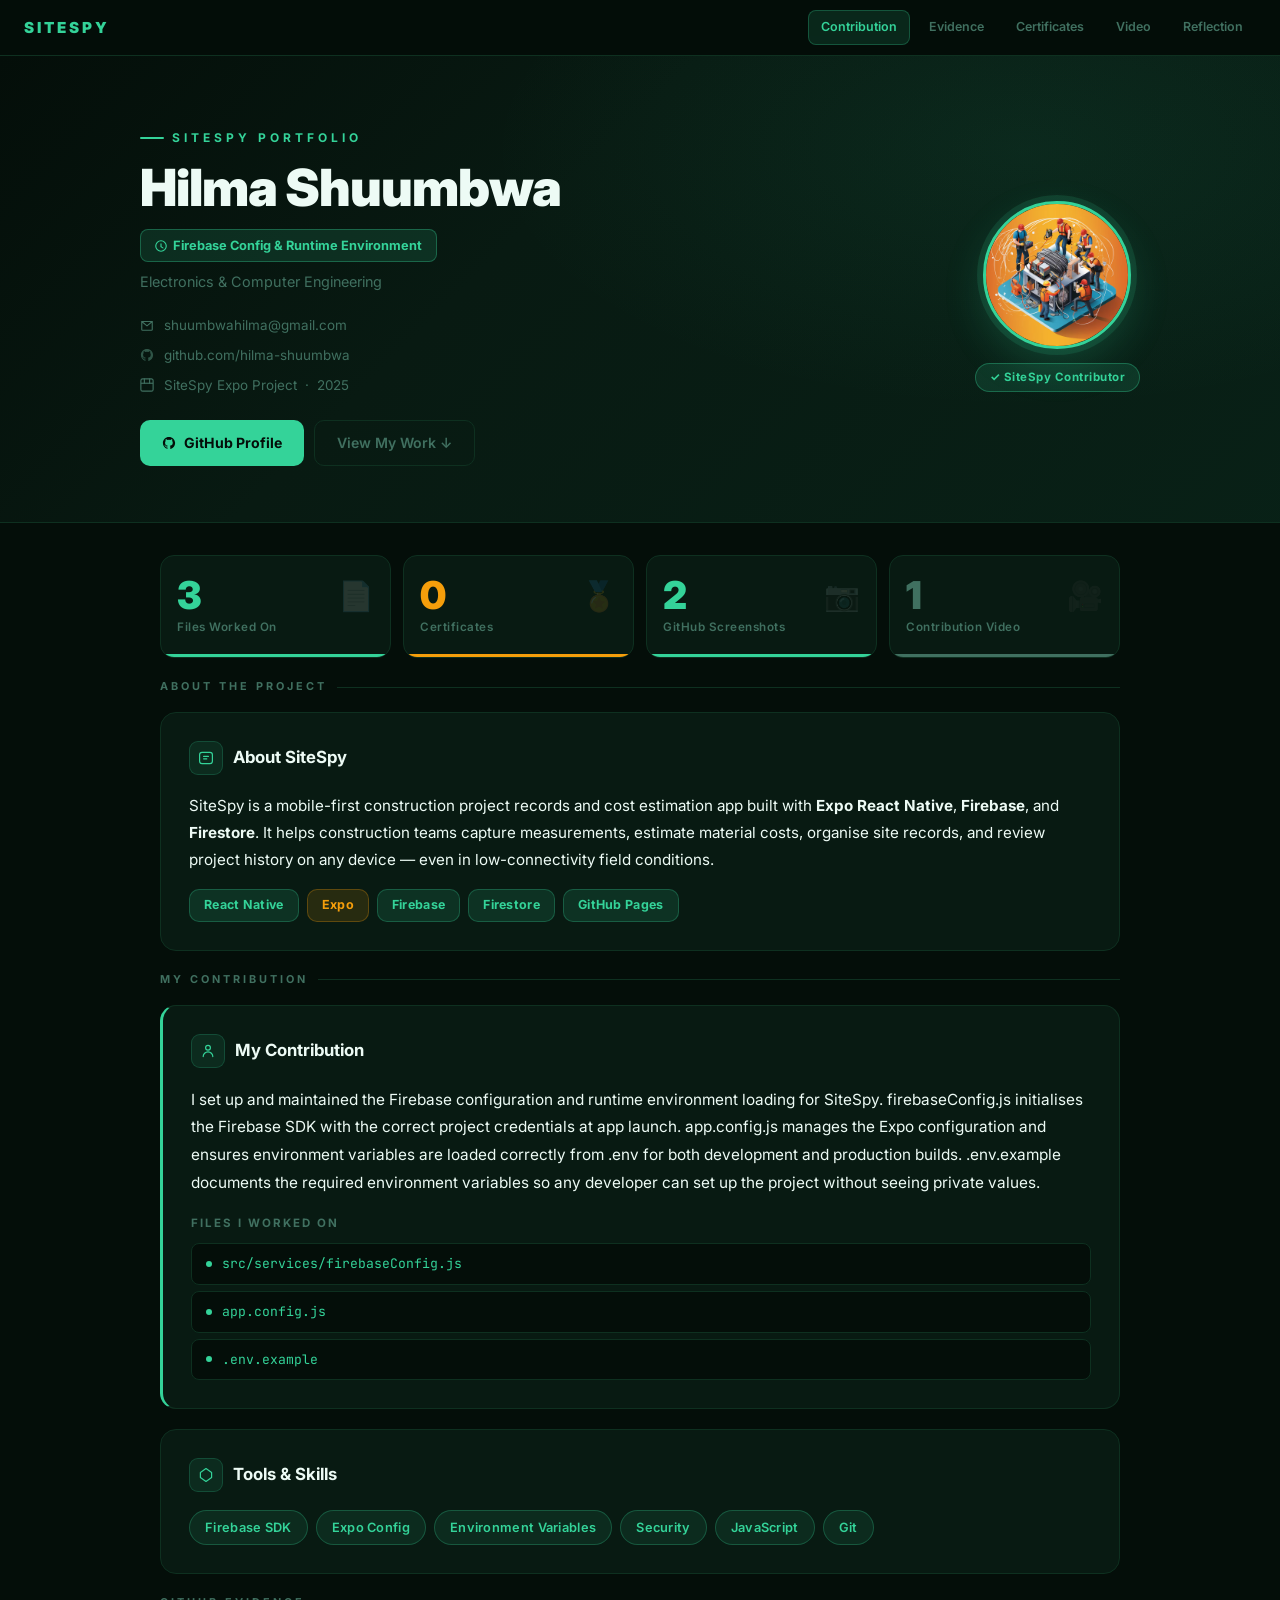
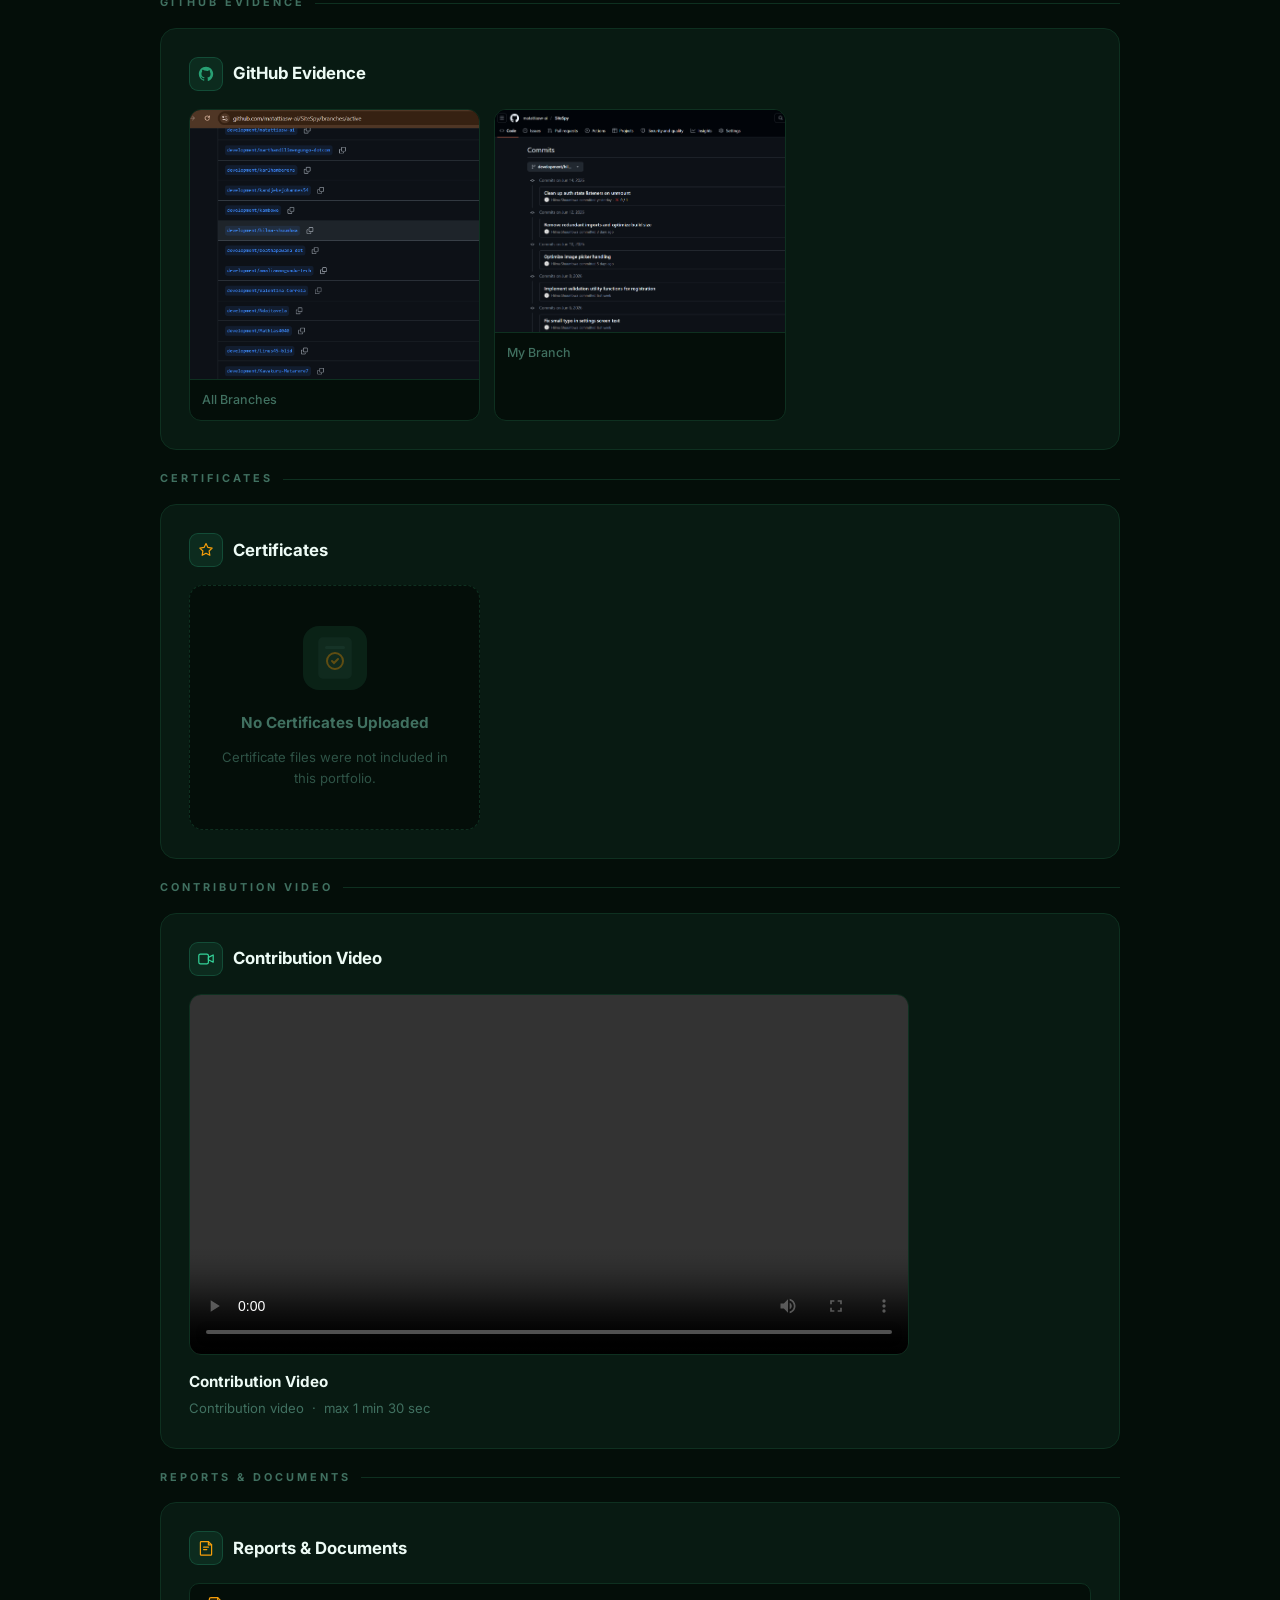
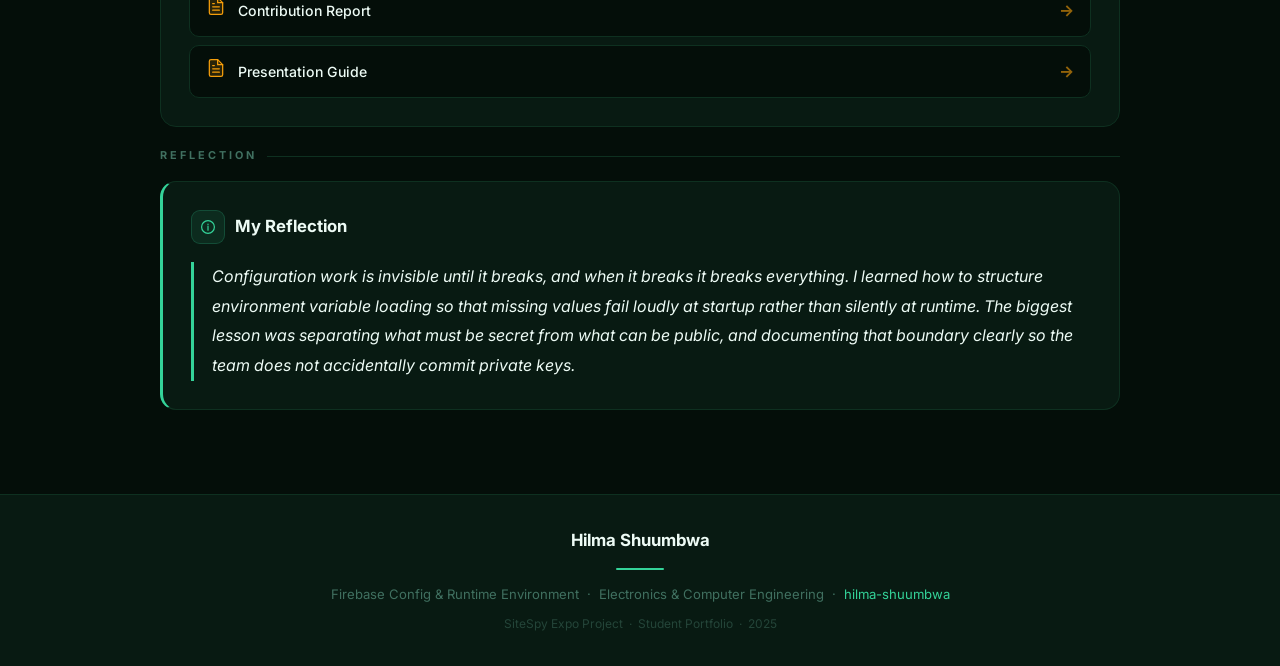
<file: index.html>
<!-- DEPLOY_MARKER: hilmashuumbwaportfolio 20260616T072759Z 82f4ea1b -->
<!DOCTYPE html>
<html lang="en">
<head>
  <meta charset="UTF-8" />
  <meta name="viewport" content="width=device-width, initial-scale=1.0" />
  <title>Hilma Shuumbwa | SiteSpy Portfolio</title>
  <meta name="description" content="Hilma Shuumbwa — Firebase Config &amp; Runtime Environment — SiteSpy student portfolio showcasing contribution evidence, certificates, and project reflection." />
  <meta property="og:title" content="Hilma Shuumbwa | SiteSpy Portfolio" />
  <meta property="og:description" content="Firebase Config &amp; Runtime Environment — Electronics &amp; Computer Engineering" />
  <meta property="og:url" content="https://hilma-shuumbwa.github.io/HilmaShuumbwaPortfolio/" />
  <meta property="og:type" content="website" />
  <link rel="preconnect" href="https://fonts.googleapis.com" />
  <link rel="preconnect" href="https://fonts.gstatic.com" crossorigin />
  <link href="https://fonts.googleapis.com/css2?family=Inter:wght@400;500;600;700;900&family=JetBrains+Mono:wght@400;600&display=swap" rel="stylesheet" />
  <style>
    *, *::before, *::after { box-sizing: border-box; margin: 0; padding: 0; }
    :root {
      --bg: #040E09;
      --surface: #081A12;
      --text: #EDFBF5;
      --muted: #407060;
      --accent: #34D399;
      --border: #0E3020;
      --gold: #F59E0B;
      --success: #34D399;
      --radius: 16px;
      --gap: 20px;
      --font: "Inter", system-ui, sans-serif;
      --mono: "JetBrains Mono", monospace;
    }
    html { scroll-behavior: smooth; font-size: 16px; }
    body {
      font-family: var(--font);
      background: var(--bg);
      color: var(--text);
      min-height: 100vh;
      line-height: 1.65;
      overflow-x: hidden;
    }
    a { color: #34D399; text-decoration: none; }
    a:hover { text-decoration: underline; }
    ::selection { background: #34D39944; color: var(--text); }

    /* ── SPLASH ── */
    #splash {
      position: fixed; inset: 0; z-index: 9999;
      background: #040E09;
      display: flex; flex-direction: column;
      align-items: center; justify-content: center; gap: 20px;
      transition: opacity 0.5s ease, visibility 0.5s ease;
    }
    #splash.hidden { opacity: 0; visibility: hidden; pointer-events: none; }
    .splash-wordmark {
      font-size: 2rem; font-weight: 900; letter-spacing: 6px;
      color: #34D399; text-transform: uppercase;
      animation: fadeUp 0.6s ease both;
    }
    .splash-name {
      font-size: 1rem; color: #407060; letter-spacing: 2px;
      animation: fadeUp 0.6s ease 0.15s both;
    }
    .splash-bar {
      width: 180px; height: 3px;
      background: #0E3020;
      border-radius: 3px; overflow: hidden;
      animation: fadeUp 0.6s ease 0.25s both;
    }
    .splash-bar-fill {
      height: 100%; width: 0%;
      background: linear-gradient(90deg, #34D399, #34D399);
      border-radius: 3px;
      animation: barLoad 1.2s ease 0.3s forwards;
    }
    @keyframes barLoad { to { width: 100%; } }
    @keyframes fadeUp {
      from { opacity:0; transform:translateY(12px); }
      to   { opacity:1; transform:translateY(0); }
    }

    /* ── SCROLL REVEAL ── */
    .reveal {
      opacity: 0; transform: translateY(24px);
      transition: opacity 0.55s ease, transform 0.55s ease;
    }
    .reveal.visible { opacity: 1; transform: translateY(0); }

    /* ── NAV ── */
    nav {
      position: sticky; top: 0; z-index: 100;
      background: #040E09dd;
      backdrop-filter: blur(16px);
      border-bottom: 1px solid #0E3020;
      padding: 0 24px;
      display: flex; align-items: center; justify-content: space-between;
      height: 56px;
    }
    .nav-brand {
      font-weight: 900; font-size: 0.95rem;
      letter-spacing: 3px; color: #34D399; text-transform: uppercase;
    }
    .nav-links { display: flex; gap: 6px; }
    .nav-link {
      font-size: 0.78rem; font-weight: 600;
      color: #407060; padding: 6px 12px; border-radius: 8px;
      border: 1px solid transparent;
      transition: all 0.2s ease; text-decoration: none;
    }
    .nav-link:hover { background: #0E3020; color: #EDFBF5; border-color: #0E3020; text-decoration: none; }
    .nav-link.active { background: #34D39922; color: #34D399; border-color: #34D39944; }

    /* ── HERO ── */
    .hero {
      background: linear-gradient(135deg, #040E09 0%, #081A12 40%, #34D39918 100%);
      border-bottom: 1px solid #0E3020;
      padding: 72px 24px 56px;
      position: relative; overflow: hidden;
    }
    .hero::before {
      content: "";
      position: absolute; inset: 0;
      background: radial-gradient(ellipse 60% 80% at 80% 20%, #34D39912, transparent 70%);
      pointer-events: none;
    }
    .hero-inner {
      max-width: 1000px; margin: 0 auto;
      display: flex; flex-wrap: wrap;
      gap: 40px; align-items: center;
      position: relative;
    }
    .hero-text { flex: 1 1 320px; }
    .hero-photo { flex: 0 0 auto; display: flex; flex-direction: column; align-items: center; gap: 14px; }
    .wordmark {
      font-size: 0.75rem; font-weight: 700;
      color: #34D399; letter-spacing: 4px;
      text-transform: uppercase; margin-bottom: 12px;
      display: flex; align-items: center; gap: 8px;
    }
    .wordmark::before {
      content: ""; display: block;
      width: 24px; height: 2px;
      background: #34D399; border-radius: 2px;
    }
    h1 {
      font-size: clamp(2rem, 6vw, 3.2rem);
      font-weight: 900; color: #EDFBF5;
      line-height: 1.08; margin-bottom: 14px;
      letter-spacing: -0.02em;
    }
    .role-badge {
      display: inline-flex; align-items: center; gap: 6px;
      background: #34D39922;
      border: 1px solid #34D39955;
      color: #34D399;
      font-size: 0.8rem; font-weight: 700;
      padding: 5px 14px; border-radius: 8px;
      margin-bottom: 8px;
    }
    .dept { color: #407060; font-size: 0.9rem; margin-bottom: 20px; }
    .hero-meta {
      display: flex; flex-direction: column; gap: 8px;
      margin-bottom: 24px;
    }
    .meta-row {
      display: flex; align-items: center; gap: 10px;
      font-size: 0.84rem; color: #407060;
    }
    .meta-row a { color: #407060; }
    .meta-row a:hover { color: #34D399; }
    .hero-actions { display: flex; flex-wrap: wrap; gap: 10px; }
    .btn-primary {
      display: inline-flex; align-items: center; gap: 8px;
      background: #34D399; color: #040E09;
      font-size: 0.88rem; font-weight: 700;
      padding: 10px 22px; border-radius: 10px;
      transition: opacity 0.2s, transform 0.15s; text-decoration: none;
    }
    .btn-primary:hover { opacity: 0.88; transform: translateY(-1px); text-decoration: none; }
    .btn-ghost {
      display: inline-flex; align-items: center; gap: 8px;
      border: 1px solid #0E3020; color: #407060;
      font-size: 0.88rem; font-weight: 600;
      padding: 10px 22px; border-radius: 10px;
      transition: all 0.2s; text-decoration: none;
    }
    .btn-ghost:hover { border-color: #34D39944; color: #EDFBF5; text-decoration: none; }

    /* ── AVATAR / PROFILE IMAGE ── */
    .profile-img {
      width: 148px; height: 148px; border-radius: 50%;
      object-fit: cover;
      border: 3px solid #34D399;
      box-shadow: 0 0 0 6px #34D39922, 0 16px 40px #34D39933;
      transition: transform 0.3s ease;
    }
    .profile-img:hover { transform: scale(1.04); }
    .profile-avatar {
      width: 148px; height: 148px; border-radius: 50%;
      background: linear-gradient(135deg, #081A12, #0E3020);
      border: 3px solid #34D39966;
      box-shadow: 0 0 0 6px #34D39911;
      display: flex; align-items: center; justify-content: center;
      font-size: 3rem; font-weight: 900; color: #34D399;
      letter-spacing: -2px;
    }
    .contributor-badge {
      background: #34D39922;
      border: 1px solid #34D39955;
      color: #34D399;
      font-size: 0.72rem; font-weight: 700;
      padding: 4px 14px; border-radius: 20px;
      letter-spacing: 0.5px;
    }
    .pulse-ring {
      position: absolute;
      width: 148px; height: 148px; border-radius: 50%;
      border: 2px solid #34D39944;
      animation: pulse 2.5s ease-in-out infinite;
    }
    @keyframes pulse { 0%,100% { transform:scale(1); opacity:0.4; } 50% { transform:scale(1.12); opacity:0.1; } }
    .avatar-wrap { position: relative; display: flex; align-items: center; justify-content: center; }

    /* ── MAIN LAYOUT ── */
    .main { max-width: 1000px; margin: 0 auto; padding: 32px 20px 64px; }
    .section-label {
      font-size: 0.68rem; font-weight: 700; letter-spacing: 3px;
      text-transform: uppercase; color: #407060;
      margin-bottom: 16px; display: flex; align-items: center; gap: 10px;
    }
    .section-label::after {
      content: ""; flex: 1; height: 1px; background: #0E3020;
    }

    /* ── CARDS ── */
    .card {
      background: #081A12;
      border: 1px solid #0E3020;
      border-radius: var(--radius);
      padding: 28px;
      margin-bottom: var(--gap);
      transition: box-shadow 0.3s ease, border-color 0.3s ease;
    }
    .card:hover { border-color: #34D39944; box-shadow: 0 4px 24px #34D39911; }
    .card-accent { border-left: 3px solid #34D399; }
    .card-gold { border-left: 3px solid #F59E0B; }
    .card-success { border-left: 3px solid #34D399; }
    .card-title {
      display: flex; align-items: center; gap: 10px;
      margin-bottom: 18px;
    }
    .card-title h2 {
      font-size: 1.05rem; font-weight: 700; color: #EDFBF5;
    }
    .card-title-icon {
      width: 34px; height: 34px; border-radius: 9px;
      background: #34D39918; border: 1px solid #34D39933;
      display: flex; align-items: center; justify-content: center;
      flex-shrink: 0;
    }

    /* ── STATS ── */
    .stats-row {
      display: grid;
      grid-template-columns: repeat(auto-fit, minmax(120px, 1fr));
      gap: 12px; margin-bottom: var(--gap);
    }
    .stat-card {
      background: #081A12; border: 1px solid #0E3020;
      border-radius: 14px; padding: 20px 16px;
      position: relative; overflow: hidden;
      transition: transform 0.2s, box-shadow 0.2s;
    }
    .stat-card:hover { transform: translateY(-3px); box-shadow: 0 8px 24px #040E0988; }
    .stat-card::before {
      content: ""; position: absolute;
      bottom: 0; left: 0; right: 0; height: 3px;
    }
    .stat-card.s-accent::before { background: #34D399; }
    .stat-card.s-gold::before { background: #F59E0B; }
    .stat-card.s-success::before { background: #34D399; }
    .stat-card.s-muted::before { background: #407060; }
    .stat-num { font-size: 2.4rem; font-weight: 900; line-height: 1; margin-bottom: 4px; }
    .stat-card.s-accent .stat-num { color: #34D399; }
    .stat-card.s-gold .stat-num { color: #F59E0B; }
    .stat-card.s-success .stat-num { color: #34D399; }
    .stat-card.s-muted .stat-num { color: #407060; }
    .stat-lbl { font-size: 0.73rem; color: #407060; font-weight: 600; letter-spacing: 0.5px; }
    .stat-icon { position: absolute; top: 16px; right: 16px; opacity: 0.12; font-size: 1.8rem; }

    /* ── ABOUT SITESPY ── */
    .about-text { color: #EDFBF5; font-size: 0.95rem; line-height: 1.75; }
    .tech-row { display: flex; flex-wrap: wrap; gap: 8px; margin-top: 16px; }
    .tech-pill {
      font-size: 0.78rem; font-weight: 700;
      padding: 5px 14px; border-radius: 10px; letter-spacing: 0.3px;
    }
    .tp-accent { background: #34D39922; border: 1px solid #34D39944; color: #34D399; }
    .tp-gold   { background: #F59E0B22;   border: 1px solid #F59E0B44;   color: #F59E0B; }
    .tp-success{ background: #34D39922;border: 1px solid #34D39944;color: #34D399; }

    /* ── CONTRIBUTION ── */
    .contrib-text { font-size: 0.96rem; line-height: 1.8; color: #EDFBF5; }
    .files-label { font-size: 0.72rem; font-weight: 700; letter-spacing: 2px; text-transform: uppercase; color: #407060; margin: 18px 0 10px; }
    .files-list { list-style: none; display: flex; flex-direction: column; gap: 6px; }
    .file-item {
      display: flex; align-items: center; gap: 10px;
      background: #040E09; border: 1px solid #0E3020;
      border-radius: 8px; padding: 9px 14px;
      transition: border-color 0.2s, transform 0.15s;
      animation: fadeUp 0.4s ease calc(var(--i)*0.06s) both;
    }
    .file-item:hover { border-color: #34D39966; transform: translateX(4px); }
    .file-item::before {
      content: "";
      width: 6px; height: 6px; border-radius: 50%;
      background: #34D399; flex-shrink: 0;
    }
    .file-item code {
      font-family: var(--mono); font-size: 0.82rem;
      color: #34D399; background: none; padding: 0;
    }

    /* ── SKILLS ── */
    .chips { display: flex; flex-wrap: wrap; gap: 8px; }
    .chip {
      font-size: 0.8rem; font-weight: 600;
      padding: 6px 15px; border-radius: 20px;
      background: #34D39918; border: 1px solid #34D39944;
      color: #34D399; letter-spacing: 0.3px;
      transition: background 0.2s, transform 0.15s;
      animation: fadeUp 0.4s ease calc(var(--i)*0.05s) both;
    }
    .chip:hover { background: #34D399; color: #040E09; transform: translateY(-2px); }

    /* ── GITHUB EVIDENCE ── */
    .gh-grid {
      display: grid;
      grid-template-columns: repeat(auto-fill, minmax(260px, 1fr));
      gap: 14px; margin-top: 6px;
    }
    .gh-card {
      background: #040E09; border: 1px solid #0E3020;
      border-radius: 12px; overflow: hidden;
      transition: transform 0.25s ease, box-shadow 0.25s ease, border-color 0.25s;
    }
    .gh-card:hover { transform: translateY(-4px); box-shadow: 0 12px 32px #040E09; border-color: #34D39955; }
    .gh-img-wrap { background: #040E09; line-height: 0; }
    .gh-img-wrap img { width: 100%; display: block; border-bottom: 1px solid #0E3020; }
    .gh-placeholder {
      height: 160px; display: flex; align-items: center; justify-content: center;
    }
    .gh-placeholder svg { width: 64px; height: 64px; }
    .img-label { font-size: 0.78rem; color: #407060; padding: 10px 12px; font-weight: 500; }

    /* ── CERTIFICATES ── */
    .cert-grid {
      display: grid;
      grid-template-columns: repeat(auto-fill, minmax(220px, 1fr));
      gap: 14px; margin-top: 6px;
    }
    .cert-card {
      background: #040E09; border: 1px solid #0E3020;
      border-radius: 12px; overflow: hidden;
      display: flex; flex-direction: column;
      transition: transform 0.25s, box-shadow 0.25s, border-color 0.25s;
    }
    .cert-card:hover { transform: translateY(-4px); box-shadow: 0 12px 32px #040E09; border-color: #F59E0B55; }
    .cert-thumb {
      background: #081A12; border-bottom: 1px solid #0E3020;
      height: 120px; display: flex; align-items: center; justify-content: center;
      overflow: hidden;
    }
    .cert-thumb .cert-preview { width: 100%; height: 100%; object-fit: cover; }
    .cert-icon-wrap { opacity: 0.6; }
    .cert-body { padding: 14px; display: flex; flex-direction: column; gap: 10px; flex: 1; }
    .cert-name { font-size: 0.83rem; font-weight: 600; color: #EDFBF5; line-height: 1.4; }
    .btn-outline {
      display: inline-flex; align-items: center; gap: 6px;
      border: 1px solid #34D39955; color: #34D399;
      font-size: 0.78rem; font-weight: 600;
      padding: 7px 14px; border-radius: 8px;
      transition: all 0.2s ease; text-decoration: none;
      align-self: flex-start;
    }
    .btn-outline:hover { background: #34D399; color: #040E09; border-color: #34D399; text-decoration: none; }

    /* ── VIDEO ── */
    .video-wrap { display: flex; flex-direction: column; gap: 14px; }
    .video-player {
      width: 100%; max-width: 720px;
      border-radius: 12px; border: 1px solid #0E3020;
      background: #040E09; display: block;
    }
    .video-meta { display: flex; flex-direction: column; gap: 4px; }
    .video-label { font-size: 0.95rem; font-weight: 700; color: #EDFBF5; }
    .video-sub { font-size: 0.82rem; color: #407060; }

    /* ── REPORTS ── */
    .reports-list { display: flex; flex-direction: column; gap: 8px; margin-top: 6px; }
    .report-row {
      display: flex; align-items: center; gap: 12px;
      background: #040E09; border: 1px solid #0E3020;
      border-radius: 10px; padding: 12px 16px;
      text-decoration: none; color: #EDFBF5;
      transition: all 0.2s ease;
    }
    .report-row:hover { border-color: #F59E0B66; transform: translateX(4px); background: #F59E0B08; text-decoration: none; }
    .report-icon { flex-shrink: 0; }
    .report-name { flex: 1; font-size: 0.88rem; font-weight: 500; color: #EDFBF5; }
    .report-arrow { color: #F59E0B; font-weight: 700; opacity: 0.6; }

    /* ── EMPTY STATES ── */
    .empty-state {
      background: #040E09;
      border: 1px dashed #0E3020;
      border-radius: 14px;
      padding: 40px 24px;
      display: flex; flex-direction: column;
      align-items: center; gap: 12px;
      text-align: center;
    }
    .empty-icon { opacity: 0.6; }
    .empty-title { font-size: 0.95rem; font-weight: 700; color: #407060; }
    .empty-sub { font-size: 0.82rem; color: #407060; opacity: 0.7; max-width: 280px; line-height: 1.6; }

    /* ── REFLECTION ── */
    .reflection-text {
      font-size: 1rem; line-height: 1.85;
      color: #EDFBF5; font-style: italic;
      border-left: 3px solid #34D399;
      padding-left: 18px;
    }

    /* ── FOOTER ── */
    footer {
      background: #081A12;
      border-top: 1px solid #0E3020;
      padding: 32px 24px; text-align: center;
    }
    .footer-name { font-size: 1.05rem; font-weight: 700; color: #EDFBF5; margin-bottom: 6px; }
    .footer-sub { font-size: 0.82rem; color: #407060; }
    .footer-sub a { color: #34D399; }
    .footer-divider { width: 48px; height: 2px; background: #34D399; border-radius: 2px; margin: 14px auto; }

    /* ── MOBILE ── */
    @media (max-width: 640px) {
      .hero { padding: 48px 16px 40px; }
      .hero-inner { gap: 28px; }
      h1 { font-size: 2rem; }
      nav { padding: 0 16px; }
      .nav-links { display: none; }
      .main { padding: 20px 14px 48px; }
      .card { padding: 20px 16px; }
      .stats-row { grid-template-columns: repeat(2, 1fr); }
      .gh-grid { grid-template-columns: 1fr; }
      .cert-grid { grid-template-columns: 1fr; }
      .profile-img, .profile-avatar { width: 110px; height: 110px; }
      .pulse-ring { width: 110px; height: 110px; }
    }
    @media (max-width: 480px) {
      h1 { font-size: 1.7rem; }
      .btn-primary, .btn-ghost { width: 100%; justify-content: center; }
    }
  </style>
</head>
<body>

<!-- SPLASH -->
<div id="splash">
  <div class="splash-wordmark">SiteSpy</div>
  <div class="splash-name">Hilma Shuumbwa</div>
  <div class="splash-bar"><div class="splash-bar-fill"></div></div>
</div>

<!-- NAV -->
<nav>
  <span class="nav-brand">SiteSpy</span>
  <div class="nav-links">
    <a href="#contribution" class="nav-link">Contribution</a>
    <a href="#evidence" class="nav-link">Evidence</a>
    <a href="#certificates" class="nav-link">Certificates</a>
    <a href="#video" class="nav-link">Video</a>
    <a href="#reflection" class="nav-link">Reflection</a>
  </div>
</nav>

<!-- HERO -->
<section class="hero">
  <div class="hero-inner">
    <div class="hero-text">
      <div class="wordmark">SiteSpy Portfolio</div>
      <h1>Hilma Shuumbwa</h1>
      <div class="role-badge">
        <svg viewBox="0 0 16 16" fill="none" width="12" height="12"><circle cx="8" cy="8" r="7" stroke="currentColor" stroke-width="1.5"/><path d="M8 5v4l2.5 1.5" stroke="currentColor" stroke-width="1.5" stroke-linecap="round"/></svg>
        Firebase Config &amp; Runtime Environment
      </div>
      <p class="dept">Electronics &amp; Computer Engineering</p>
      <div class="hero-meta">
        <div class="meta-row">
          <svg viewBox="0 0 16 16" fill="none" width="14" height="14"><path d="M2 4l6 5 6-5M2 4h12v9a1 1 0 0 1-1 1H3a1 1 0 0 1-1-1V4z" stroke="currentColor" stroke-width="1.3"/></svg>
          <a href="mailto:shuumbwahilma@gmail.com">shuumbwahilma@gmail.com</a>
        </div>
        <div class="meta-row">
          <svg viewBox="0 0 16 16" fill="none" width="14" height="14"><path d="M8 1C4 1 1 4 1 8c0 3.1 2 5.7 4.8 6.7.4.1.5-.2.5-.4v-1.3c-2 .4-2.4-.9-2.4-.9-.3-.8-.8-1-.8-1-.6-.4 0-.4 0-.4.7 0 1.1.7 1.1.7.6 1 1.6.7 2 .6 0-.5.2-.7.5-.9-1.6-.2-3.2-.8-3.2-3.5 0-.8.3-1.4.7-1.9-.1-.2-.3-.9 0-1.9 0 0 .6-.2 2 .7a6.7 6.7 0 0 1 3.5 0c1.3-.9 1.9-.7 1.9-.7.3 1 .1 1.7 0 1.9.5.5.7 1.1.7 1.9 0 2.7-1.7 3.3-3.3 3.5.3.2.5.7.5 1.4v2c0 .2.1.5.5.4C13 13.7 15 11.1 15 8c0-3.9-3.1-7-7-7z" fill="currentColor" opacity=".7"/></svg>
          <a href="https://github.com/hilma-shuumbwa" target="_blank">github.com/hilma-shuumbwa</a>
        </div>
        <div class="meta-row">
          <svg viewBox="0 0 16 16" fill="none" width="14" height="14"><path d="M13 1H3a2 2 0 0 0-2 2v10a2 2 0 0 0 2 2h10a2 2 0 0 0 2-2V3a2 2 0 0 0-2-2z" stroke="currentColor" stroke-width="1.3"/><path d="M1 6h14" stroke="currentColor" stroke-width="1.3"/><path d="M5 1v5M11 1v5" stroke="currentColor" stroke-width="1.3" stroke-linecap="round"/></svg>
          <span>SiteSpy Expo Project &nbsp;&middot;&nbsp; 2025</span>
        </div>
      </div>
      <div class="hero-actions">
        <a href="https://github.com/hilma-shuumbwa" target="_blank" class="btn-primary">
          <svg viewBox="0 0 16 16" fill="none" width="14" height="14"><path d="M8 1C4 1 1 4 1 8c0 3.1 2 5.7 4.8 6.7.4.1.5-.2.5-.4v-1.3c-2 .4-2.4-.9-2.4-.9-.3-.8-.8-1-.8-1-.6-.4 0-.4 0-.4.7 0 1.1.7 1.1.7.6 1 1.6.7 2 .6 0-.5.2-.7.5-.9-1.6-.2-3.2-.8-3.2-3.5 0-.8.3-1.4.7-1.9-.1-.2-.3-.9 0-1.9 0 0 .6-.2 2 .7a6.7 6.7 0 0 1 3.5 0c1.3-.9 1.9-.7 1.9-.7.3 1 .1 1.7 0 1.9.5.5.7 1.1.7 1.9 0 2.7-1.7 3.3-3.3 3.5.3.2.5.7.5 1.4v2c0 .2.1.5.5.4C13 13.7 15 11.1 15 8c0-3.9-3.1-7-7-7z" fill="currentColor"/></svg>
          GitHub Profile
        </a>
        <a href="#contribution" class="btn-ghost">View My Work &darr;</a>
      </div>
    </div>
    <div class="hero-photo">
      <div class="avatar-wrap">
        <div class="pulse-ring"></div>
        <img src="[data-uri]" alt="Hilma Shuumbwa" class="profile-img" />
      </div>
      <span class="contributor-badge">&#10003; SiteSpy Contributor</span>
    </div>
  </div>
</section>

<!-- MAIN -->
<main class="main">

  <!-- Stats -->
  <div class="stats-row">
    <div class="stat-card s-accent reveal" style="--i:0">
      <span class="stat-icon">&#128196;</span>
      <div class="stat-num">3</div>
      <div class="stat-lbl">Files Worked On</div>
    </div>
    <div class="stat-card s-gold reveal" style="--i:1">
      <span class="stat-icon">&#127941;</span>
      <div class="stat-num">0</div>
      <div class="stat-lbl">Certificates</div>
    </div>
    <div class="stat-card s-success reveal" style="--i:2">
      <span class="stat-icon">&#128247;</span>
      <div class="stat-num">2</div>
      <div class="stat-lbl">GitHub Screenshots</div>
    </div>
    <div class="stat-card s-muted reveal" style="--i:3">
      <span class="stat-icon">&#127909;</span>
      <div class="stat-num">1</div>
      <div class="stat-lbl">Contribution Video</div>
    </div>
  </div>

  <!-- About SiteSpy -->
  <div class="section-label">About the Project</div>
  <div class="card reveal">
    <div class="card-title">
      <div class="card-title-icon">
        <svg viewBox="0 0 20 20" fill="none" width="16" height="16"><rect x="2" y="3" width="16" height="14" rx="3" stroke="#34D399" stroke-width="1.5"/><path d="M7 8h6M7 11h4" stroke="#34D399" stroke-width="1.5" stroke-linecap="round"/></svg>
      </div>
      <h2>About SiteSpy</h2>
    </div>
    <p class="about-text">SiteSpy is a mobile-first construction project records and cost estimation app built with <strong>Expo React Native</strong>, <strong>Firebase</strong>, and <strong>Firestore</strong>. It helps construction teams capture measurements, estimate material costs, organise site records, and review project history on any device — even in low-connectivity field conditions.</p>
    <div class="tech-row">
      <span class="tech-pill tp-accent">React Native</span>
      <span class="tech-pill tp-gold">Expo</span>
      <span class="tech-pill tp-success">Firebase</span>
      <span class="tech-pill tp-accent">Firestore</span>
      <span class="tech-pill tp-success">GitHub Pages</span>
    </div>
  </div>

  <!-- My Contribution -->
  <div class="section-label" id="contribution">My Contribution</div>
  <div class="card card-accent reveal">
    <div class="card-title">
      <div class="card-title-icon">
        <svg viewBox="0 0 20 20" fill="none" width="16" height="16"><circle cx="10" cy="6" r="3" stroke="#34D399" stroke-width="1.5"/><path d="M4 17c0-3.3 2.7-6 6-6s6 2.7 6 6" stroke="#34D399" stroke-width="1.5" stroke-linecap="round"/></svg>
      </div>
      <h2>My Contribution</h2>
    </div>
    <p class="contrib-text">I set up and maintained the Firebase configuration and runtime environment loading for SiteSpy. firebaseConfig.js initialises the Firebase SDK with the correct project credentials at app launch. app.config.js manages the Expo configuration and ensures environment variables are loaded correctly from .env for both development and production builds. .env.example documents the required environment variables so any developer can set up the project without seeing private values.</p>
    <p class="files-label">Files I Worked On</p>
    <ul class="files-list"><li class="file-item" style="--i:0"><code>src/services/firebaseConfig.js</code></li><li class="file-item" style="--i:1"><code>app.config.js</code></li><li class="file-item" style="--i:2"><code>.env.example</code></li></ul>
  </div>

  <!-- Skills -->
  <div class="card reveal">
    <div class="card-title">
      <div class="card-title-icon">
        <svg viewBox="0 0 20 20" fill="none" width="16" height="16"><path d="M10 2L3 7v6l7 5 7-5V7l-7-5z" stroke="#34D399" stroke-width="1.5" stroke-linejoin="round"/></svg>
      </div>
      <h2>Tools &amp; Skills</h2>
    </div>
    <div class="chips"><span class="chip" style="--i:0">Firebase SDK</span><span class="chip" style="--i:1">Expo Config</span><span class="chip" style="--i:2">Environment Variables</span><span class="chip" style="--i:3">Security</span><span class="chip" style="--i:4">JavaScript</span><span class="chip" style="--i:5">Git</span></div>
  </div>

  <!-- GitHub Evidence -->
  <div class="section-label" id="evidence">GitHub Evidence</div>
  <div class="card reveal">
    <div class="card-title">
      <div class="card-title-icon">
        <svg viewBox="0 0 20 20" fill="none" width="16" height="16"><path d="M10 1C5.03 1 1 5.03 1 10c0 3.98 2.58 7.36 6.16 8.55.45.08.61-.2.61-.44v-1.55c-2.5.54-3.03-1.2-3.03-1.2-.41-1.04-.99-1.32-.99-1.32-.81-.55.06-.54.06-.54.9.06 1.37.92 1.37.92.8 1.37 2.08.97 2.59.74.08-.58.31-.97.57-1.19-1.98-.23-4.06-.99-4.06-4.4 0-.97.35-1.77.92-2.39-.09-.23-.4-1.13.09-2.36 0 0 .75-.24 2.45.91A8.52 8.52 0 0 1 10 5.8a8.52 8.52 0 0 1 2.24.3c1.7-1.15 2.45-.91 2.45-.91.49 1.23.18 2.13.09 2.36.57.62.92 1.42.92 2.39 0 3.42-2.08 4.17-4.07 4.39.32.28.6.82.6 1.65v2.45c0 .24.16.52.62.43C16.42 17.36 19 13.98 19 10c0-4.97-4.03-9-9-9z" fill="#34D399" opacity=".7"/></svg>
      </div>
      <h2>GitHub Evidence</h2>
    </div>
    <div class="gh-grid"><div class="gh-card reveal" style="--i:0">
                  <div class="gh-img-wrap"><img src="[data-uri]" alt="All Branches" loading="lazy" /></div>
                  <p class="img-label">All Branches</p>
                </div><div class="gh-card reveal" style="--i:1">
                  <div class="gh-img-wrap"><img src="[data-uri]" alt="My Branch" loading="lazy" /></div>
                  <p class="img-label">My Branch</p>
                </div></div>
  </div>

  <!-- Certificates -->
  <div class="section-label" id="certificates">Certificates</div>
  <div class="card reveal">
    <div class="card-title">
      <div class="card-title-icon">
        <svg viewBox="0 0 20 20" fill="none" width="16" height="16"><path d="M10 2l2.4 4.8 5.3.8-3.8 3.7.9 5.3L10 14l-4.8 2.6.9-5.3L2.3 7.6l5.3-.8L10 2z" stroke="#F59E0B" stroke-width="1.5" stroke-linejoin="round"/></svg>
      </div>
      <h2>Certificates</h2>
    </div>
    <div class="cert-grid"><div class="empty-state reveal">
          <div class="empty-icon">
            <svg viewBox="0 0 64 64" fill="none" width="64" height="64">
              <rect width="64" height="64" rx="16" fill="#0E3020"/>
              <rect x="16" y="12" width="32" height="40" rx="4" fill="#407060" opacity=".2" stroke="#407060" stroke-width="1.5"/>
              <circle cx="32" cy="35" r="8" fill="none" stroke="#F59E0B" stroke-width="2" opacity=".6"/>
              <path d="M29 35l2 2 4-4" stroke="#F59E0B" stroke-width="2" stroke-linecap="round" opacity=".6"/>
              <rect x="22" y="20" width="20" height="3" rx="1.5" fill="#407060" opacity=".3"/>
            </svg>
          </div>
          <p class="empty-title">No Certificates Uploaded</p>
          <p class="empty-sub">Certificate files were not included in this portfolio.</p>
        </div></div>
  </div>

  <!-- Contribution Video -->
  <div class="section-label" id="video">Contribution Video</div>
  <div class="card reveal">
    <div class="card-title">
      <div class="card-title-icon">
        <svg viewBox="0 0 20 20" fill="none" width="16" height="16"><rect x="1" y="4" width="12" height="12" rx="2" stroke="#34D399" stroke-width="1.5"/><path d="M13 8l6-3v9l-6-3V8z" stroke="#34D399" stroke-width="1.5" stroke-linejoin="round"/></svg>
      </div>
      <h2>Contribution Video</h2>
    </div>
    <div class="video-wrap reveal">
          <video controls preload="metadata" class="video-player">
            <source src="../assets/videos/contribution-video/contribution-video.mp4" type="video/mp4">
            <p>Your browser does not support video. <a href="../assets/videos/contribution-video/contribution-video.mp4">Download it here</a>.</p>
          </video>
          <div class="video-meta">
            <p class="video-label">Contribution Video</p>
            <p class="video-sub">Contribution video &nbsp;&middot;&nbsp; max 1 min 30 sec</p>
          </div>
        </div>
  </div>

  <!-- Reports -->
  <div class="section-label" id="reports">Reports &amp; Documents</div>
  <div class="card reveal">
    <div class="card-title">
      <div class="card-title-icon">
        <svg viewBox="0 0 20 20" fill="none" width="16" height="16"><path d="M5 2h8l4 4v12a1 1 0 0 1-1 1H4a1 1 0 0 1-1-1V3a1 1 0 0 1 1-1z" stroke="#F59E0B" stroke-width="1.5"/><path d="M13 2v4h4M7 9h6M7 12h4" stroke="#F59E0B" stroke-width="1.5" stroke-linecap="round"/></svg>
      </div>
      <h2>Reports &amp; Documents</h2>
    </div>
    <div class="reports-list"><a href="docs/contribution-report.pdf" target="_blank" class="report-row reveal" style="--i:0">
              <div class="report-icon">
                <svg viewBox="0 0 24 24" fill="none" width="20" height="20"><path d="M14 2H6a2 2 0 0 0-2 2v16a2 2 0 0 0 2 2h12a2 2 0 0 0 2-2V8l-6-6z" stroke="#F59E0B" stroke-width="1.5" fill="#F59E0B" fill-opacity=".15"/><path d="M14 2v6h6M16 13H8M16 17H8M10 9H8" stroke="#F59E0B" stroke-width="1.5" stroke-linecap="round"/></svg>
              </div>
              <span class="report-name">Contribution Report</span>
              <span class="report-arrow">&rarr;</span>
            </a><a href="docs/presentation-guide.pdf" target="_blank" class="report-row reveal" style="--i:1">
              <div class="report-icon">
                <svg viewBox="0 0 24 24" fill="none" width="20" height="20"><path d="M14 2H6a2 2 0 0 0-2 2v16a2 2 0 0 0 2 2h12a2 2 0 0 0 2-2V8l-6-6z" stroke="#F59E0B" stroke-width="1.5" fill="#F59E0B" fill-opacity=".15"/><path d="M14 2v6h6M16 13H8M16 17H8M10 9H8" stroke="#F59E0B" stroke-width="1.5" stroke-linecap="round"/></svg>
              </div>
              <span class="report-name">Presentation Guide</span>
              <span class="report-arrow">&rarr;</span>
            </a></div>
  </div>

  <!-- Reflection -->
  <div class="section-label" id="reflection">Reflection</div>
  <div class="card card-success reveal">
    <div class="card-title">
      <div class="card-title-icon" style="background:#34D39918;border-color:#34D39933;">
        <svg viewBox="0 0 20 20" fill="none" width="16" height="16"><path d="M10 18a8 8 0 1 0 0-16 8 8 0 0 0 0 16z" stroke="#34D399" stroke-width="1.5"/><path d="M10 9v5M10 6.5v.5" stroke="#34D399" stroke-width="1.5" stroke-linecap="round"/></svg>
      </div>
      <h2>My Reflection</h2>
    </div>
    <p class="reflection-text">Configuration work is invisible until it breaks, and when it breaks it breaks everything. I learned how to structure environment variable loading so that missing values fail loudly at startup rather than silently at runtime. The biggest lesson was separating what must be secret from what can be public, and documenting that boundary clearly so the team does not accidentally commit private keys.</p>
  </div>

</main>

<footer>
  <div class="footer-name">Hilma Shuumbwa</div>
  <div class="footer-divider"></div>
  <p class="footer-sub">
    Firebase Config &amp; Runtime Environment &nbsp;&middot;&nbsp; Electronics &amp; Computer Engineering &nbsp;&middot;&nbsp;
    <a href="https://github.com/hilma-shuumbwa" target="_blank">hilma-shuumbwa</a>
  </p>
  <p class="footer-sub" style="margin-top:8px;opacity:0.5;font-size:0.75rem;">SiteSpy Expo Project &nbsp;&middot;&nbsp; Student Portfolio &nbsp;&middot;&nbsp; 2025</p>
</footer>

<script>
  // Splash screen
  window.addEventListener("load", function() {
    setTimeout(function() {
      document.getElementById("splash").classList.add("hidden");
    }, 1400);
  });

  // Scroll-reveal
  var reveals = document.querySelectorAll(".reveal");
  var io = new IntersectionObserver(function(entries) {
    entries.forEach(function(e) {
      if (e.isIntersecting) {
        e.target.classList.add("visible");
        io.unobserve(e.target);
      }
    });
  }, { threshold: 0.08, rootMargin: "0px 0px -32px 0px" });
  reveals.forEach(function(el) { io.observe(el); });

  // Active nav link on scroll
  var navLinks = document.querySelectorAll(".nav-link");
  window.addEventListener("scroll", function() {
    var scrollY = window.scrollY + 80;
    navLinks.forEach(function(link) {
      var id = link.getAttribute("href").slice(1);
      var target = document.getElementById(id);
      if (target && target.offsetTop <= scrollY && target.offsetTop + target.offsetHeight > scrollY) {
        navLinks.forEach(function(l) { l.classList.remove("active"); });
        link.classList.add("active");
      }
    });
  });

  // Stat number count-up animation
  document.querySelectorAll(".stat-num").forEach(function(el) {
    var target = parseInt(el.textContent, 10);
    if (isNaN(target) || target === 0) return;
    var start = 0;
    var dur = 800;
    var step = dur / target;
    var timer = setInterval(function() {
      start++;
      el.textContent = start;
      if (start >= target) clearInterval(timer);
    }, step < 16 ? 16 : step);
  });
</script>

</body>
</html>
</file>
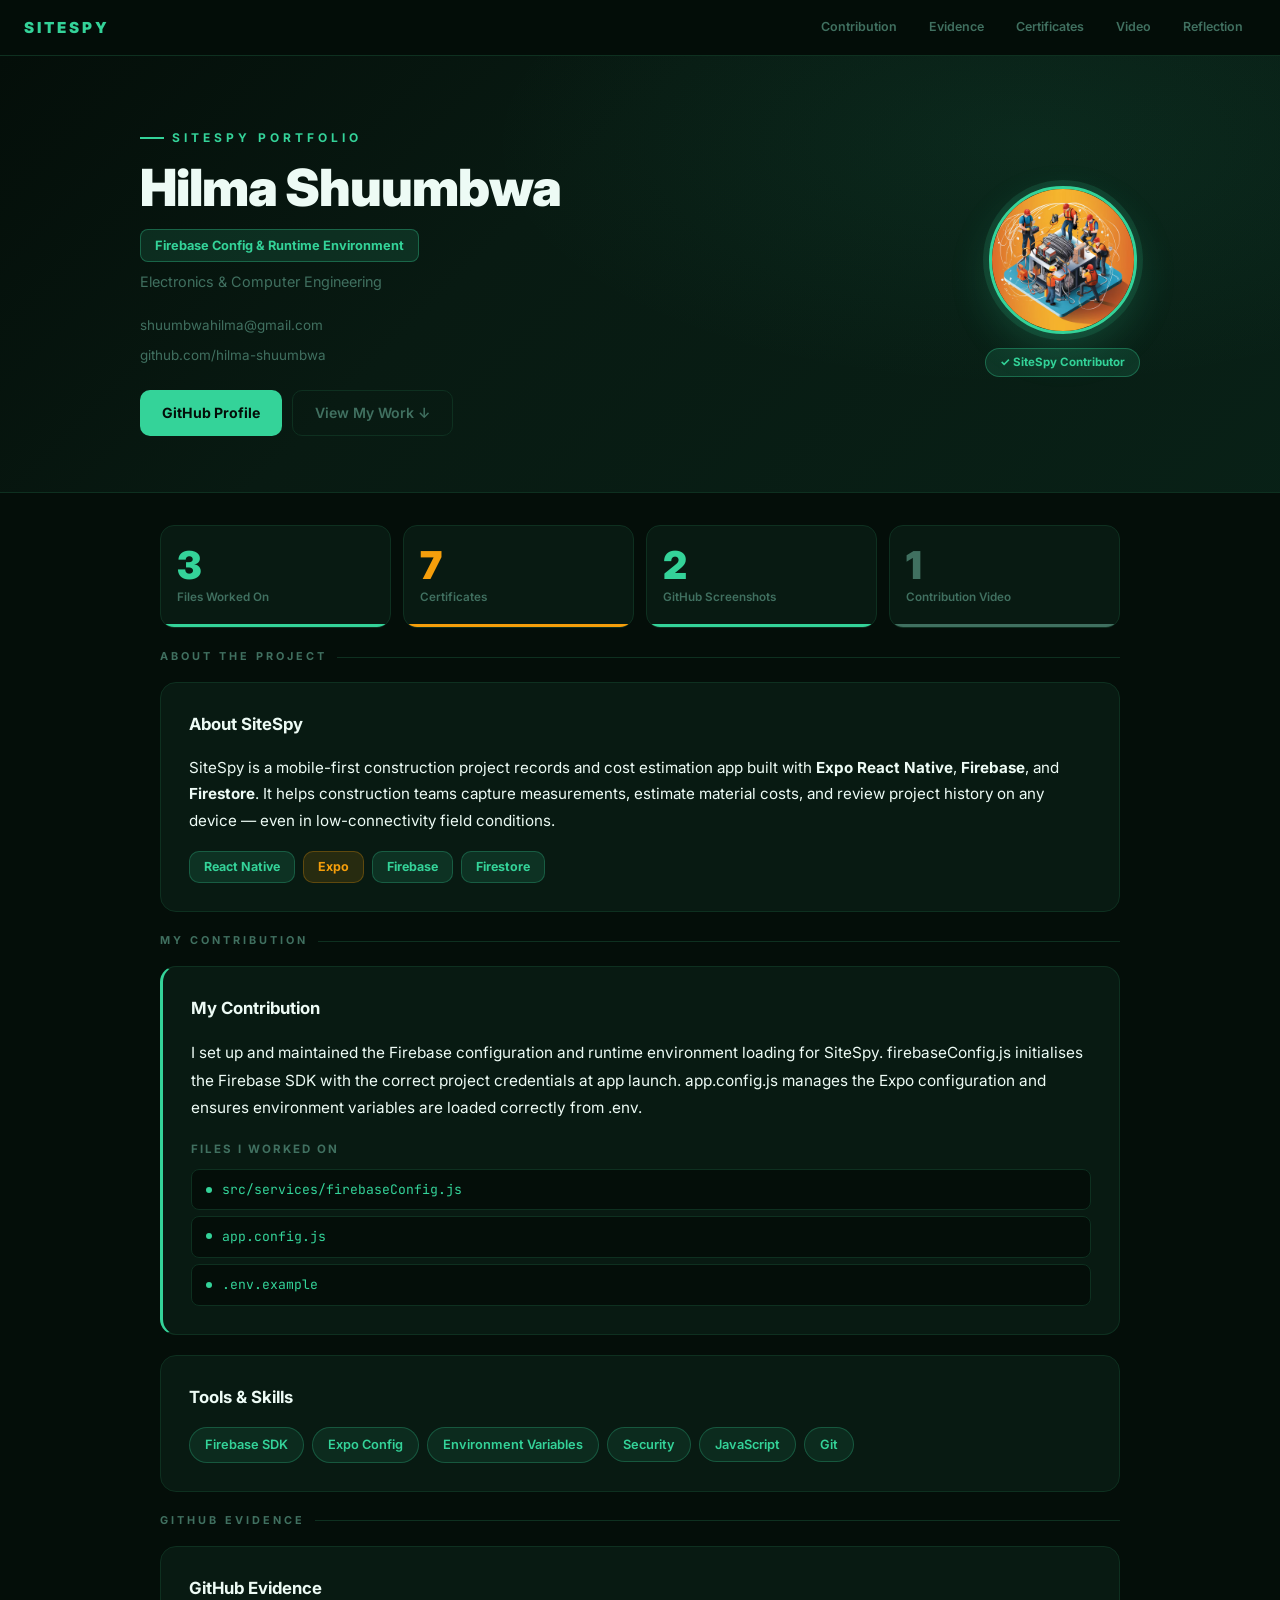
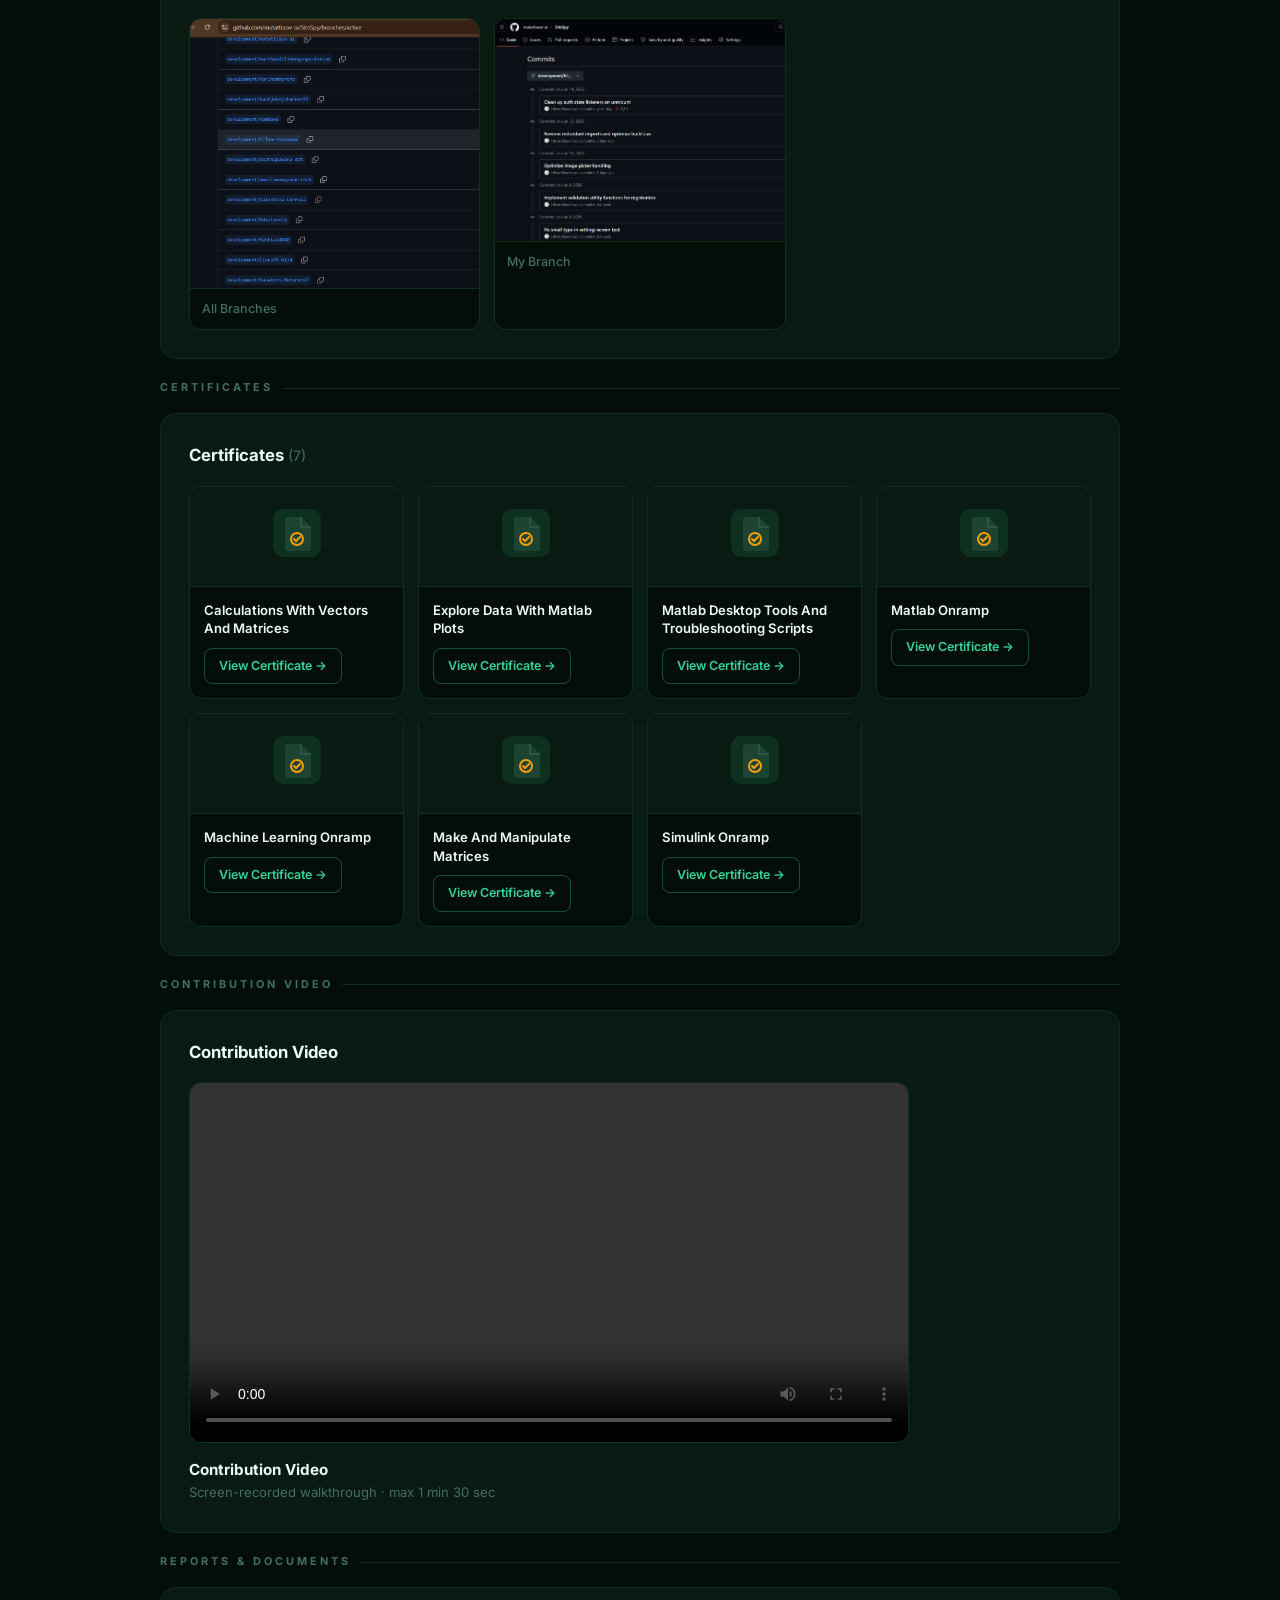
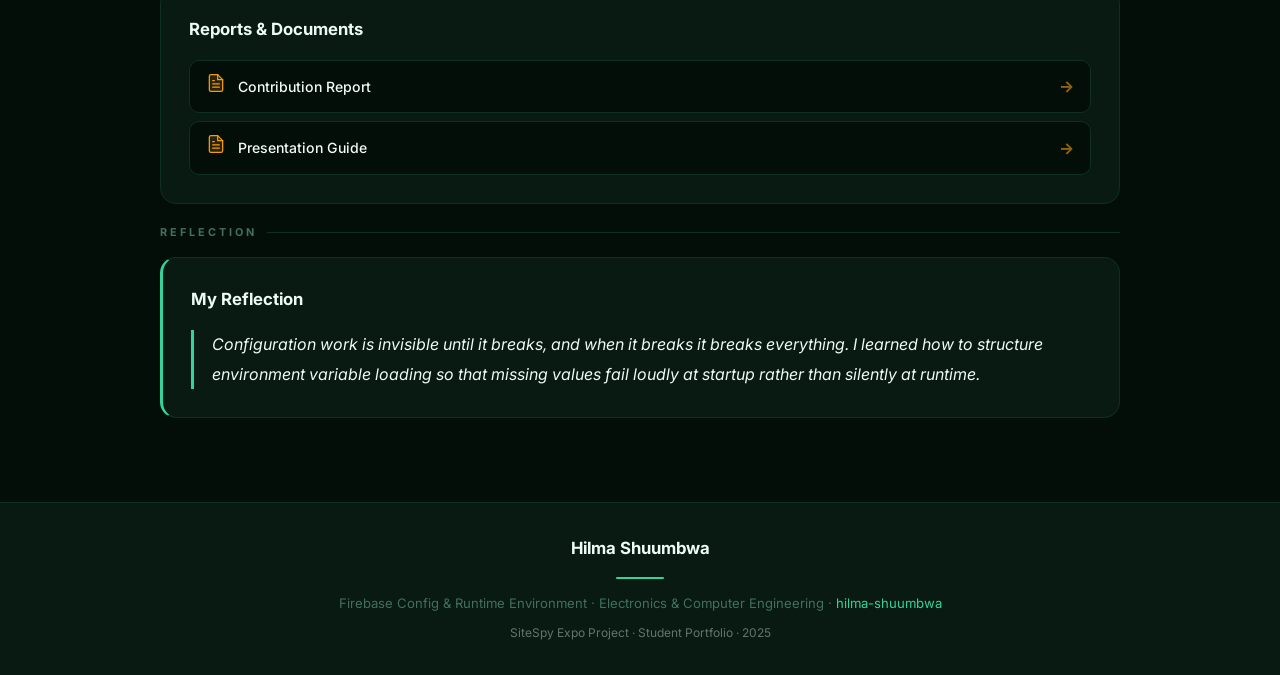
<file: site/index.html>
<!-- DEPLOY_MARKER: hilmashuumbwaportfolio 20260616T184102Z 4c7c9b5f -->
<!DOCTYPE html>
<html lang="en">
<head>
  <meta charset="UTF-8" />
  <meta name="viewport" content="width=device-width, initial-scale=1.0" />
  <title>Hilma Shuumbwa | SiteSpy Portfolio</title>
  <meta name="description" content="Hilma Shuumbwa — Firebase Config &amp; Runtime Environment — SiteSpy student portfolio." />
  <meta property="og:title" content="Hilma Shuumbwa | SiteSpy Portfolio" />
  <meta property="og:url" content="https://hilma-shuumbwa.github.io/HilmaShuumbwaPortfolio/" />
  <link rel="preconnect" href="https://fonts.googleapis.com" />
  <link rel="preconnect" href="https://fonts.gstatic.com" crossorigin />
  <link href="https://fonts.googleapis.com/css2?family=Inter:wght@400;500;600;700;900&family=JetBrains+Mono:wght@400;600&display=swap" rel="stylesheet" />
  <style>

    *,*::before,*::after{box-sizing:border-box;margin:0;padding:0}
    :root{--bg:#040E09;--surface:#081A12;--text:#EDFBF5;--muted:#407060;--accent:#34D399;--border:#0E3020;--gold:#F59E0B;--success:#34D399;--font:"Inter",system-ui,sans-serif;--mono:"JetBrains Mono",monospace}
    html{scroll-behavior:smooth}
    body{font-family:var(--font);background:var(--bg);color:var(--text);line-height:1.65;overflow-x:hidden}
    a{color:#34D399;text-decoration:none}
    a:hover{text-decoration:underline}
    #splash{position:fixed;inset:0;z-index:9999;background:#040E09;display:flex;flex-direction:column;align-items:center;justify-content:center;gap:20px;transition:opacity .5s ease,visibility .5s ease}
    #splash.hidden{opacity:0;visibility:hidden;pointer-events:none}
    .splash-wordmark{font-size:2rem;font-weight:900;letter-spacing:6px;color:#34D399;text-transform:uppercase;animation:fadeUp .6s ease both}
    .splash-name{font-size:1rem;color:#407060;letter-spacing:2px;animation:fadeUp .6s ease .15s both}
    .splash-bar{width:180px;height:3px;background:#0E3020;border-radius:3px;overflow:hidden;animation:fadeUp .6s ease .25s both}
    .splash-bar-fill{height:100%;width:0%;background:linear-gradient(90deg,#34D399,#34D399);border-radius:3px;animation:barLoad 1.2s ease .3s forwards}
    @keyframes barLoad{to{width:100%}}
    @keyframes fadeUp{from{opacity:0;transform:translateY(12px)}to{opacity:1;transform:translateY(0)}}
    .reveal{opacity:0;transform:translateY(24px);transition:opacity .55s ease,transform .55s ease}
    .reveal.visible{opacity:1;transform:translateY(0)}
    nav{position:sticky;top:0;z-index:100;background:#040E09dd;backdrop-filter:blur(16px);border-bottom:1px solid #0E3020;padding:0 24px;display:flex;align-items:center;justify-content:space-between;height:56px}
    .nav-brand{font-weight:900;font-size:.95rem;letter-spacing:3px;color:#34D399;text-transform:uppercase}
    .nav-links{display:flex;gap:6px}
    .nav-link{font-size:.78rem;font-weight:600;color:#407060;padding:6px 12px;border-radius:8px;border:1px solid transparent;transition:all .2s;text-decoration:none}
    .nav-link:hover{background:#0E3020;color:#EDFBF5}
    .hero{padding:72px 24px 56px;position:relative;overflow:hidden;border-bottom:1px solid #0E3020}
    .hero::before{content:"";position:absolute;inset:0;background:radial-gradient(ellipse 60% 80% at 80% 20%,#34D39912,transparent 70%);pointer-events:none}
    .hero-inner{max-width:1000px;margin:0 auto;display:flex;flex-wrap:wrap;gap:40px;align-items:center;position:relative}
    .hero-text{flex:1 1 320px}
    .hero-photo{flex:0 0 auto;display:flex;flex-direction:column;align-items:center;gap:14px}
    .wordmark{font-size:.75rem;font-weight:700;color:#34D399;letter-spacing:4px;text-transform:uppercase;margin-bottom:12px;display:flex;align-items:center;gap:8px}
    .wordmark::before{content:"";display:block;width:24px;height:2px;background:#34D399}
    h1{font-size:clamp(2rem,6vw,3.2rem);font-weight:900;color:#EDFBF5;line-height:1.08;margin-bottom:14px;letter-spacing:-.02em}
    h2{font-size:1.05rem;font-weight:700;color:#EDFBF5;margin-bottom:16px}
    .role-badge{display:inline-flex;align-items:center;gap:6px;background:#34D39922;border:1px solid #34D39955;color:#34D399;font-size:.8rem;font-weight:700;padding:5px 14px;border-radius:8px;margin-bottom:8px}
    .dept{color:#407060;font-size:.9rem;margin-bottom:20px}
    .hero-meta{display:flex;flex-direction:column;gap:8px;margin-bottom:24px}
    .meta-row{font-size:.84rem;color:#407060}
    .meta-row a{color:#407060}
    .meta-row a:hover{color:#34D399}
    .hero-actions{display:flex;flex-wrap:wrap;gap:10px}
    .btn-primary{display:inline-flex;align-items:center;gap:8px;background:#34D399;color:#040E09;font-size:.88rem;font-weight:700;padding:10px 22px;border-radius:10px;transition:opacity .2s,transform .15s;text-decoration:none}
    .btn-primary:hover{opacity:.88;transform:translateY(-1px);text-decoration:none}
    .btn-ghost{display:inline-flex;align-items:center;gap:8px;border:1px solid #0E3020;color:#407060;font-size:.88rem;font-weight:600;padding:10px 22px;border-radius:10px;transition:all .2s;text-decoration:none}
    .btn-ghost:hover{border-color:#34D39944;color:#EDFBF5;text-decoration:none}
    .profile-img{width:148px;height:148px;border-radius:50%;object-fit:cover;border:3px solid #34D399;box-shadow:0 0 0 6px #34D39922,0 16px 40px #34D39933;transition:transform .3s}
    .profile-img:hover{transform:scale(1.04)}
    .profile-avatar{width:148px;height:148px;border-radius:50%;background:linear-gradient(135deg,#081A12,#0E3020);border:3px solid #34D39966;display:flex;align-items:center;justify-content:center;font-size:3rem;font-weight:900;color:#34D399}
    .contributor-badge{background:#34D39922;border:1px solid #34D39955;color:#34D399;font-size:.72rem;font-weight:700;padding:4px 14px;border-radius:20px}
    .pulse-ring{position:absolute;width:148px;height:148px;border-radius:50%;border:2px solid #34D39944;animation:pulse 2.5s ease-in-out infinite}
    @keyframes pulse{0%,100%{transform:scale(1);opacity:.4}50%{transform:scale(1.12);opacity:.1}}
    .avatar-wrap{position:relative;display:flex;align-items:center;justify-content:center}
    .main{max-width:1000px;margin:0 auto;padding:32px 20px 64px}
    .section-label{font-size:.68rem;font-weight:700;letter-spacing:3px;text-transform:uppercase;color:#407060;margin-bottom:16px;display:flex;align-items:center;gap:10px}
    .section-label::after{content:"";flex:1;height:1px;background:#0E3020}
    .card{background:#081A12;border:1px solid #0E3020;border-radius:16px;padding:28px;margin-bottom:20px;transition:box-shadow .3s,border-color .3s}
    .card:hover{border-color:#34D39944;box-shadow:0 4px 24px #34D39911}
    .card-accent{border-left:3px solid #34D399}
    .card-success{border-left:3px solid #34D399}
    .stats-row{display:grid;grid-template-columns:repeat(auto-fit,minmax(120px,1fr));gap:12px;margin-bottom:20px}
    .stat-card{background:#081A12;border:1px solid #0E3020;border-radius:14px;padding:20px 16px;position:relative;overflow:hidden;transition:transform .2s,box-shadow .2s}
    .stat-card:hover{transform:translateY(-3px)}
    .stat-card::before{content:"";position:absolute;bottom:0;left:0;right:0;height:3px}
    .stat-card.s-accent::before{background:#34D399}
    .stat-card.s-gold::before{background:#F59E0B}
    .stat-card.s-success::before{background:#34D399}
    .stat-card.s-muted::before{background:#407060}
    .stat-num{font-size:2.4rem;font-weight:900;line-height:1;margin-bottom:4px}
    .stat-card.s-accent .stat-num{color:#34D399}
    .stat-card.s-gold .stat-num{color:#F59E0B}
    .stat-card.s-success .stat-num{color:#34D399}
    .stat-card.s-muted .stat-num{color:#407060}
    .stat-lbl{font-size:.73rem;color:#407060;font-weight:600}
    .about-text{font-size:.95rem;line-height:1.75}
    .tech-row{display:flex;flex-wrap:wrap;gap:8px;margin-top:16px}
    .tech-pill{font-size:.78rem;font-weight:700;padding:5px 14px;border-radius:10px}
    .tp-accent{background:#34D39922;border:1px solid #34D39944;color:#34D399}
    .tp-gold{background:#F59E0B22;border:1px solid #F59E0B44;color:#F59E0B}
    .tp-success{background:#34D39922;border:1px solid #34D39944;color:#34D399}
    .contrib-text{font-size:.96rem;line-height:1.8}
    .files-label{font-size:.72rem;font-weight:700;letter-spacing:2px;text-transform:uppercase;color:#407060;margin:18px 0 10px}
    .files-list{list-style:none;display:flex;flex-direction:column;gap:6px}
    .file-item{display:flex;align-items:center;gap:10px;background:#040E09;border:1px solid #0E3020;border-radius:8px;padding:9px 14px;transition:border-color .2s,transform .15s;animation:fadeUp .4s ease calc(var(--i)*.06s) both}
    .file-item:hover{border-color:#34D39966;transform:translateX(4px)}
    .file-item::before{content:"";width:6px;height:6px;border-radius:50%;background:#34D399;flex-shrink:0}
    .file-item code{font-family:var(--mono);font-size:.82rem;color:#34D399}
    .chips{display:flex;flex-wrap:wrap;gap:8px}
    .chip{font-size:.8rem;font-weight:600;padding:6px 15px;border-radius:20px;background:#34D39918;border:1px solid #34D39944;color:#34D399;transition:background .2s,transform .15s;animation:fadeUp .4s ease calc(var(--i)*.05s) both;cursor:default}
    .chip:hover{background:#34D399;color:#040E09;transform:translateY(-2px)}
    .gh-grid{display:grid;grid-template-columns:repeat(auto-fill,minmax(220px,1fr));gap:14px;margin-top:6px}
    .gh-card{background:#040E09;border:1px solid #0E3020;border-radius:12px;overflow:hidden;transition:transform .25s,box-shadow .25s,border-color .25s}
    .gh-card:hover{transform:translateY(-4px);box-shadow:0 12px 32px #040E09;border-color:#34D39955}
    .gh-img-wrap{background:#040E09;line-height:0}
    .gh-img-wrap img{width:100%;display:block;border-bottom:1px solid #0E3020}
    .img-label{font-size:.78rem;color:#407060;padding:10px 12px;font-weight:500}
    .cert-count{color:#407060;font-weight:400;font-size:.9rem}
    .cert-grid{display:grid;grid-template-columns:repeat(auto-fill,minmax(200px,1fr));gap:14px;margin-top:6px}
    .cert-card{background:#040E09;border:1px solid #0E3020;border-radius:12px;overflow:hidden;display:flex;flex-direction:column;transition:transform .25s,box-shadow .25s,border-color .25s}
    .cert-card:hover{transform:translateY(-4px);box-shadow:0 12px 32px #040E09;border-color:#F59E0B55}
    .cert-thumb{background:#081A12;border-bottom:1px solid #0E3020;height:100px;display:flex;align-items:center;justify-content:center}
    .cert-body{padding:14px;display:flex;flex-direction:column;gap:10px;flex:1}
    .cert-name{font-size:.82rem;font-weight:600;line-height:1.4}
    .btn-outline{display:inline-flex;align-items:center;border:1px solid #34D39955;color:#34D399;font-size:.78rem;font-weight:600;padding:7px 14px;border-radius:8px;transition:all .2s;text-decoration:none;align-self:flex-start}
    .btn-outline:hover{background:#34D399;color:#040E09;text-decoration:none}
    .video-wrap{display:flex;flex-direction:column;gap:14px}
    .video-player{width:100%;max-width:720px;border-radius:12px;border:1px solid #0E3020;background:#040E09;display:block}
    .video-label{font-size:.95rem;font-weight:700}
    .video-sub{font-size:.82rem;color:#407060}
    .reports-list{display:flex;flex-direction:column;gap:8px;margin-top:6px}
    .report-row{display:flex;align-items:center;gap:12px;background:#040E09;border:1px solid #0E3020;border-radius:10px;padding:12px 16px;text-decoration:none;color:#EDFBF5;transition:all .2s}
    .report-row:hover{border-color:#F59E0B66;transform:translateX(4px);text-decoration:none}
    .report-name{flex:1;font-size:.88rem;font-weight:500}
    .report-arrow{color:#F59E0B;font-weight:700;opacity:.6}
    .empty-state{background:#040E09;border:1px dashed #0E3020;border-radius:14px;padding:32px 24px;display:flex;flex-direction:column;align-items:center;gap:10px;text-align:center}
    .empty-title{font-size:.95rem;font-weight:700;color:#407060}
    .empty-sub{font-size:.82rem;color:#407060;opacity:.7;max-width:280px;line-height:1.6}
    .reflection-text{font-size:1rem;line-height:1.85;font-style:italic;border-left:3px solid #34D399;padding-left:18px}
    footer{background:#081A12;border-top:1px solid #0E3020;padding:32px 24px;text-align:center}
    .footer-name{font-size:1.05rem;font-weight:700;margin-bottom:6px}
    .footer-sub{font-size:.82rem;color:#407060}
    .footer-sub a{color:#34D399}
    .footer-divider{width:48px;height:2px;background:#34D399;border-radius:2px;margin:14px auto}
    @media(max-width:640px){
      .hero{padding:48px 16px 40px}
      h1{font-size:2rem}
      .nav-links{display:none}
      .main{padding:20px 14px 48px}
      .card{padding:20px 16px}
      .stats-row{grid-template-columns:repeat(2,1fr)}
      .gh-grid,.cert-grid{grid-template-columns:1fr}
      .profile-img,.profile-avatar{width:110px;height:110px}
      .pulse-ring{width:110px;height:110px}
    }

  </style>
</head>
<body>

<div id="splash">
  <div class="splash-wordmark">SiteSpy</div>
  <div class="splash-name">Hilma Shuumbwa</div>
  <div class="splash-bar"><div class="splash-bar-fill"></div></div>
</div>

<nav>
  <span class="nav-brand">SiteSpy</span>
  <div class="nav-links">
    <a href="#contribution" class="nav-link">Contribution</a>
    <a href="#evidence" class="nav-link">Evidence</a>
    <a href="#certificates" class="nav-link">Certificates</a>
    <a href="#video" class="nav-link">Video</a>
    <a href="#reflection" class="nav-link">Reflection</a>
  </div>
</nav>

<section class="hero" style="background:linear-gradient(135deg, #040E09 0%, #081A12 40%, #34D39918 100%)">
  <div class="hero-inner">
    <div class="hero-text">
      <div class="wordmark">SiteSpy Portfolio</div>
      <h1>Hilma Shuumbwa</h1>
      <div class="role-badge">Firebase Config &amp; Runtime Environment</div>
      <p class="dept">Electronics &amp; Computer Engineering</p>
      <div class="hero-meta">
        <div class="meta-row"><a href="mailto:shuumbwahilma@gmail.com">shuumbwahilma@gmail.com</a></div>
        <div class="meta-row"><a href="https://github.com/hilma-shuumbwa" target="_blank">github.com/hilma-shuumbwa</a></div>
      </div>
      <div class="hero-actions">
        <a href="https://github.com/hilma-shuumbwa" target="_blank" class="btn-primary">GitHub Profile</a>
        <a href="#contribution" class="btn-ghost">View My Work &darr;</a>
      </div>
    </div>
    <div class="hero-photo">
      <div class="avatar-wrap">
        <div class="pulse-ring"></div>
        <img src="[data-uri]" alt="Hilma Shuumbwa" class="profile-img" />
      </div>
      <span class="contributor-badge">&#10003; SiteSpy Contributor</span>
    </div>
  </div>
</section>

<main class="main">

  <div class="stats-row">
    <div class="stat-card s-accent reveal"><div class="stat-num">3</div><div class="stat-lbl">Files Worked On</div></div>
    <div class="stat-card s-gold  reveal"><div class="stat-num">7</div><div class="stat-lbl">Certificates</div></div>
    <div class="stat-card s-success reveal"><div class="stat-num">2</div><div class="stat-lbl">GitHub Screenshots</div></div>
    <div class="stat-card s-muted reveal"><div class="stat-num">1</div><div class="stat-lbl">Contribution Video</div></div>
  </div>

  <div class="section-label">About the Project</div>
  <div class="card reveal">
    <h2>About SiteSpy</h2>
    <p class="about-text">SiteSpy is a mobile-first construction project records and cost estimation app built with <strong>Expo React Native</strong>, <strong>Firebase</strong>, and <strong>Firestore</strong>. It helps construction teams capture measurements, estimate material costs, and review project history on any device — even in low-connectivity field conditions.</p>
    <div class="tech-row">
      <span class="tech-pill tp-accent">React Native</span>
      <span class="tech-pill tp-gold">Expo</span>
      <span class="tech-pill tp-success">Firebase</span>
      <span class="tech-pill tp-accent">Firestore</span>
    </div>
  </div>

  <div class="section-label" id="contribution">My Contribution</div>
  <div class="card card-accent reveal">
    <h2>My Contribution</h2>
    <p class="contrib-text">I set up and maintained the Firebase configuration and runtime environment loading for SiteSpy. firebaseConfig.js initialises the Firebase SDK with the correct project credentials at app launch. app.config.js manages the Expo configuration and ensures environment variables are loaded correctly from .env.</p>
    <p class="files-label">Files I Worked On</p>
    <ul class="files-list"><li class="file-item" style="--i:0"><code>src/services/firebaseConfig.js</code></li><li class="file-item" style="--i:1"><code>app.config.js</code></li><li class="file-item" style="--i:2"><code>.env.example</code></li></ul>
  </div>

  <div class="card reveal">
    <h2>Tools &amp; Skills</h2>
    <div class="chips"><span class="chip" style="--i:0">Firebase SDK</span><span class="chip" style="--i:1">Expo Config</span><span class="chip" style="--i:2">Environment Variables</span><span class="chip" style="--i:3">Security</span><span class="chip" style="--i:4">JavaScript</span><span class="chip" style="--i:5">Git</span></div>
  </div>

  <div class="section-label" id="evidence">GitHub Evidence</div>
  <div class="card reveal">
    <h2>GitHub Evidence</h2>
    <div class="gh-grid"><div class="gh-card reveal" style="--i:0">
              <div class="gh-img-wrap">
                <img src="assets/github/all_branches.png" alt="All Branches" loading="lazy" />
              </div>
              <p class="img-label">All Branches</p>
            </div><div class="gh-card reveal" style="--i:1">
              <div class="gh-img-wrap">
                <img src="assets/github/my_branch.png" alt="My Branch" loading="lazy" />
              </div>
              <p class="img-label">My Branch</p>
            </div></div>
  </div>

  <div class="section-label" id="certificates">Certificates</div>
  <div class="card reveal">
    <h2>Certificates <span class="cert-count">(7)</span></h2>
    <div class="cert-grid"><div class="cert-card reveal" style="--i:0">
              <div class="cert-thumb">
                <div class="cert-icon-wrap">
                  <svg viewBox="0 0 48 48" fill="none" width="48" height="48">
                    <rect width="48" height="48" rx="10" fill="#0E3020"/>
                    <path d="M14 8h14l10 10v22a2 2 0 0 1-2 2H14a2 2 0 0 1-2-2V10a2 2 0 0 1 2-2z" fill="#407060" opacity=".3"/>
                    <path d="M28 8v10h10" fill="none" stroke="#407060" stroke-width="1.5" opacity=".5"/>
                    <circle cx="24" cy="30" r="6" fill="none" stroke="#F59E0B" stroke-width="2"/>
                    <path d="M21 30l2 2 4-4" stroke="#F59E0B" stroke-width="2" stroke-linecap="round"/>
                  </svg>
                </div>
              </div>
              <div class="cert-body">
                <p class="cert-name">Calculations With Vectors And Matrices</p>
                <a href="assets/certs/Calculations_with_Vectors_and_Matrices_certificate.pdf" target="_blank" class="btn-outline">View Certificate &rarr;</a>
              </div>
            </div><div class="cert-card reveal" style="--i:1">
              <div class="cert-thumb">
                <div class="cert-icon-wrap">
                  <svg viewBox="0 0 48 48" fill="none" width="48" height="48">
                    <rect width="48" height="48" rx="10" fill="#0E3020"/>
                    <path d="M14 8h14l10 10v22a2 2 0 0 1-2 2H14a2 2 0 0 1-2-2V10a2 2 0 0 1 2-2z" fill="#407060" opacity=".3"/>
                    <path d="M28 8v10h10" fill="none" stroke="#407060" stroke-width="1.5" opacity=".5"/>
                    <circle cx="24" cy="30" r="6" fill="none" stroke="#F59E0B" stroke-width="2"/>
                    <path d="M21 30l2 2 4-4" stroke="#F59E0B" stroke-width="2" stroke-linecap="round"/>
                  </svg>
                </div>
              </div>
              <div class="cert-body">
                <p class="cert-name">Explore Data With Matlab Plots</p>
                <a href="assets/certs/Explore_Data_with_MATLAB_Plots_certificate.pdf" target="_blank" class="btn-outline">View Certificate &rarr;</a>
              </div>
            </div><div class="cert-card reveal" style="--i:2">
              <div class="cert-thumb">
                <div class="cert-icon-wrap">
                  <svg viewBox="0 0 48 48" fill="none" width="48" height="48">
                    <rect width="48" height="48" rx="10" fill="#0E3020"/>
                    <path d="M14 8h14l10 10v22a2 2 0 0 1-2 2H14a2 2 0 0 1-2-2V10a2 2 0 0 1 2-2z" fill="#407060" opacity=".3"/>
                    <path d="M28 8v10h10" fill="none" stroke="#407060" stroke-width="1.5" opacity=".5"/>
                    <circle cx="24" cy="30" r="6" fill="none" stroke="#F59E0B" stroke-width="2"/>
                    <path d="M21 30l2 2 4-4" stroke="#F59E0B" stroke-width="2" stroke-linecap="round"/>
                  </svg>
                </div>
              </div>
              <div class="cert-body">
                <p class="cert-name">Matlab Desktop Tools And Troubleshooting Scripts</p>
                <a href="assets/certs/MATLAB_Desktop_Tools_and_Troubleshooting_Scripts_certificate.pdf" target="_blank" class="btn-outline">View Certificate &rarr;</a>
              </div>
            </div><div class="cert-card reveal" style="--i:3">
              <div class="cert-thumb">
                <div class="cert-icon-wrap">
                  <svg viewBox="0 0 48 48" fill="none" width="48" height="48">
                    <rect width="48" height="48" rx="10" fill="#0E3020"/>
                    <path d="M14 8h14l10 10v22a2 2 0 0 1-2 2H14a2 2 0 0 1-2-2V10a2 2 0 0 1 2-2z" fill="#407060" opacity=".3"/>
                    <path d="M28 8v10h10" fill="none" stroke="#407060" stroke-width="1.5" opacity=".5"/>
                    <circle cx="24" cy="30" r="6" fill="none" stroke="#F59E0B" stroke-width="2"/>
                    <path d="M21 30l2 2 4-4" stroke="#F59E0B" stroke-width="2" stroke-linecap="round"/>
                  </svg>
                </div>
              </div>
              <div class="cert-body">
                <p class="cert-name">Matlab Onramp</p>
                <a href="assets/certs/MATLAB_Onramp_certificate.pdf" target="_blank" class="btn-outline">View Certificate &rarr;</a>
              </div>
            </div><div class="cert-card reveal" style="--i:4">
              <div class="cert-thumb">
                <div class="cert-icon-wrap">
                  <svg viewBox="0 0 48 48" fill="none" width="48" height="48">
                    <rect width="48" height="48" rx="10" fill="#0E3020"/>
                    <path d="M14 8h14l10 10v22a2 2 0 0 1-2 2H14a2 2 0 0 1-2-2V10a2 2 0 0 1 2-2z" fill="#407060" opacity=".3"/>
                    <path d="M28 8v10h10" fill="none" stroke="#407060" stroke-width="1.5" opacity=".5"/>
                    <circle cx="24" cy="30" r="6" fill="none" stroke="#F59E0B" stroke-width="2"/>
                    <path d="M21 30l2 2 4-4" stroke="#F59E0B" stroke-width="2" stroke-linecap="round"/>
                  </svg>
                </div>
              </div>
              <div class="cert-body">
                <p class="cert-name">Machine Learning Onramp</p>
                <a href="assets/certs/Machine_Learning_Onramp_certificate.pdf" target="_blank" class="btn-outline">View Certificate &rarr;</a>
              </div>
            </div><div class="cert-card reveal" style="--i:5">
              <div class="cert-thumb">
                <div class="cert-icon-wrap">
                  <svg viewBox="0 0 48 48" fill="none" width="48" height="48">
                    <rect width="48" height="48" rx="10" fill="#0E3020"/>
                    <path d="M14 8h14l10 10v22a2 2 0 0 1-2 2H14a2 2 0 0 1-2-2V10a2 2 0 0 1 2-2z" fill="#407060" opacity=".3"/>
                    <path d="M28 8v10h10" fill="none" stroke="#407060" stroke-width="1.5" opacity=".5"/>
                    <circle cx="24" cy="30" r="6" fill="none" stroke="#F59E0B" stroke-width="2"/>
                    <path d="M21 30l2 2 4-4" stroke="#F59E0B" stroke-width="2" stroke-linecap="round"/>
                  </svg>
                </div>
              </div>
              <div class="cert-body">
                <p class="cert-name">Make And Manipulate Matrices</p>
                <a href="assets/certs/Make_and_Manipulate_Matrices_certificate.pdf" target="_blank" class="btn-outline">View Certificate &rarr;</a>
              </div>
            </div><div class="cert-card reveal" style="--i:6">
              <div class="cert-thumb">
                <div class="cert-icon-wrap">
                  <svg viewBox="0 0 48 48" fill="none" width="48" height="48">
                    <rect width="48" height="48" rx="10" fill="#0E3020"/>
                    <path d="M14 8h14l10 10v22a2 2 0 0 1-2 2H14a2 2 0 0 1-2-2V10a2 2 0 0 1 2-2z" fill="#407060" opacity=".3"/>
                    <path d="M28 8v10h10" fill="none" stroke="#407060" stroke-width="1.5" opacity=".5"/>
                    <circle cx="24" cy="30" r="6" fill="none" stroke="#F59E0B" stroke-width="2"/>
                    <path d="M21 30l2 2 4-4" stroke="#F59E0B" stroke-width="2" stroke-linecap="round"/>
                  </svg>
                </div>
              </div>
              <div class="cert-body">
                <p class="cert-name">Simulink Onramp</p>
                <a href="assets/certs/Simulink_Onramp_certificate.pdf" target="_blank" class="btn-outline">View Certificate &rarr;</a>
              </div>
            </div></div>
  </div>

  <div class="section-label" id="video">Contribution Video</div>
  <div class="card reveal">
    <h2>Contribution Video</h2>
    <div class="video-wrap reveal">
          <video controls preload="metadata" class="video-player">
            <source src="assets/videos/contribution-video.mp4" type="video/mp4">
            <p>Your browser does not support video.
               <a href="assets/videos/contribution-video.mp4" target="_blank">Download the video here</a>.</p>
          </video>
          <div class="video-meta">
            <p class="video-label">Contribution Video</p>
            <p class="video-sub">Screen-recorded walkthrough &middot; max 1 min 30 sec</p>
          </div>
        </div>
  </div>

  <div class="section-label" id="reports">Reports &amp; Documents</div>
  <div class="card reveal">
    <h2>Reports &amp; Documents</h2>
    <div class="reports-list"><a href="assets/reports/contribution-report.pdf" target="_blank" class="report-row reveal" style="--i:0">
              <div class="report-icon">
                <svg viewBox="0 0 24 24" fill="none" width="20" height="20">
                  <path d="M14 2H6a2 2 0 0 0-2 2v16a2 2 0 0 0 2 2h12a2 2 0 0 0 2-2V8l-6-6z"
                        stroke="#F59E0B" stroke-width="1.5" fill="#F59E0B" fill-opacity=".15"/>
                  <path d="M14 2v6h6M16 13H8M16 17H8M10 9H8"
                        stroke="#F59E0B" stroke-width="1.5" stroke-linecap="round"/>
                </svg>
              </div>
              <span class="report-name">Contribution Report</span>
              <span class="report-arrow">&rarr;</span>
            </a><a href="assets/reports/presentation-guide.pdf" target="_blank" class="report-row reveal" style="--i:1">
              <div class="report-icon">
                <svg viewBox="0 0 24 24" fill="none" width="20" height="20">
                  <path d="M14 2H6a2 2 0 0 0-2 2v16a2 2 0 0 0 2 2h12a2 2 0 0 0 2-2V8l-6-6z"
                        stroke="#F59E0B" stroke-width="1.5" fill="#F59E0B" fill-opacity=".15"/>
                  <path d="M14 2v6h6M16 13H8M16 17H8M10 9H8"
                        stroke="#F59E0B" stroke-width="1.5" stroke-linecap="round"/>
                </svg>
              </div>
              <span class="report-name">Presentation Guide</span>
              <span class="report-arrow">&rarr;</span>
            </a></div>
  </div>

  <div class="section-label" id="reflection">Reflection</div>
  <div class="card card-success reveal">
    <h2>My Reflection</h2>
    <p class="reflection-text">Configuration work is invisible until it breaks, and when it breaks it breaks everything. I learned how to structure environment variable loading so that missing values fail loudly at startup rather than silently at runtime.</p>
  </div>

</main>

<footer>
  <div class="footer-name">Hilma Shuumbwa</div>
  <div class="footer-divider"></div>
  <p class="footer-sub">Firebase Config &amp; Runtime Environment &middot; Electronics &amp; Computer Engineering &middot;
     <a href="https://github.com/hilma-shuumbwa" target="_blank">hilma-shuumbwa</a></p>
  <p style="margin-top:8px;opacity:0.4;font-size:0.75rem;">SiteSpy Expo Project &middot; Student Portfolio &middot; 2025</p>
</footer>

<script>
window.addEventListener("load",function(){setTimeout(function(){document.getElementById("splash").classList.add("hidden");},1300);});
var io=new IntersectionObserver(function(e){e.forEach(function(x){if(x.isIntersecting){x.target.classList.add("visible");io.unobserve(x.target);}});},{threshold:0.06});
document.querySelectorAll(".reveal").forEach(function(el){io.observe(el);});
document.querySelectorAll(".stat-num").forEach(function(el){
  var t=parseInt(el.textContent,10);if(!t)return;
  var s=0,d=700,step=d/t;
  var tm=setInterval(function(){s++;el.textContent=s;if(s>=t)clearInterval(tm);},step<16?16:step);
});
</script>
</body>
</html>
</file>
